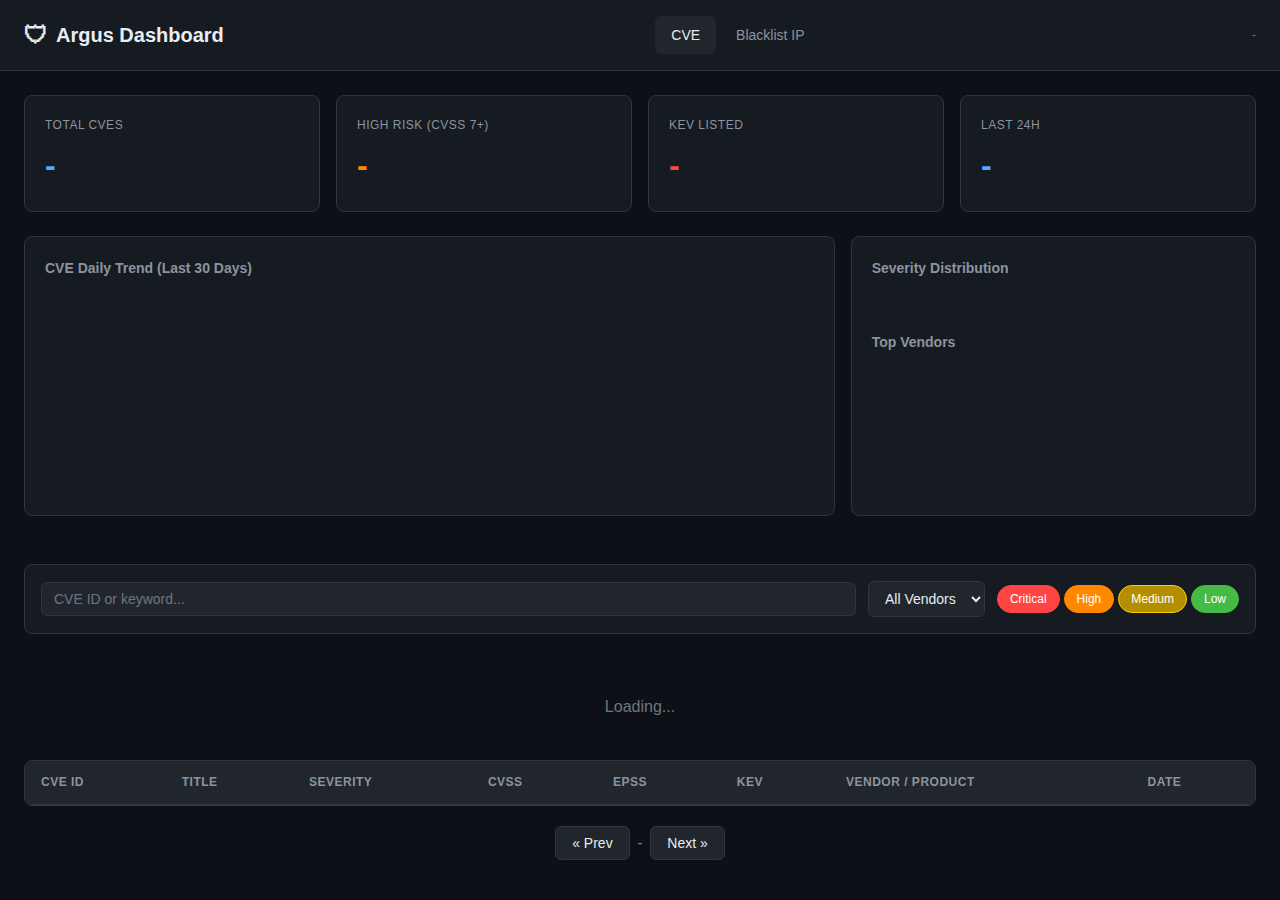
<file: docs/index.html>
<!DOCTYPE html>
<html lang="ko">
<head>
  <meta charset="UTF-8">
  <meta http-equiv="refresh" content="0; url=cve.html">
  <title>Argus Dashboard</title>
</head>
<body>
  <p>Redirecting to <a href="cve.html">CVE Dashboard</a>...</p>
</body>
</html>
</file>
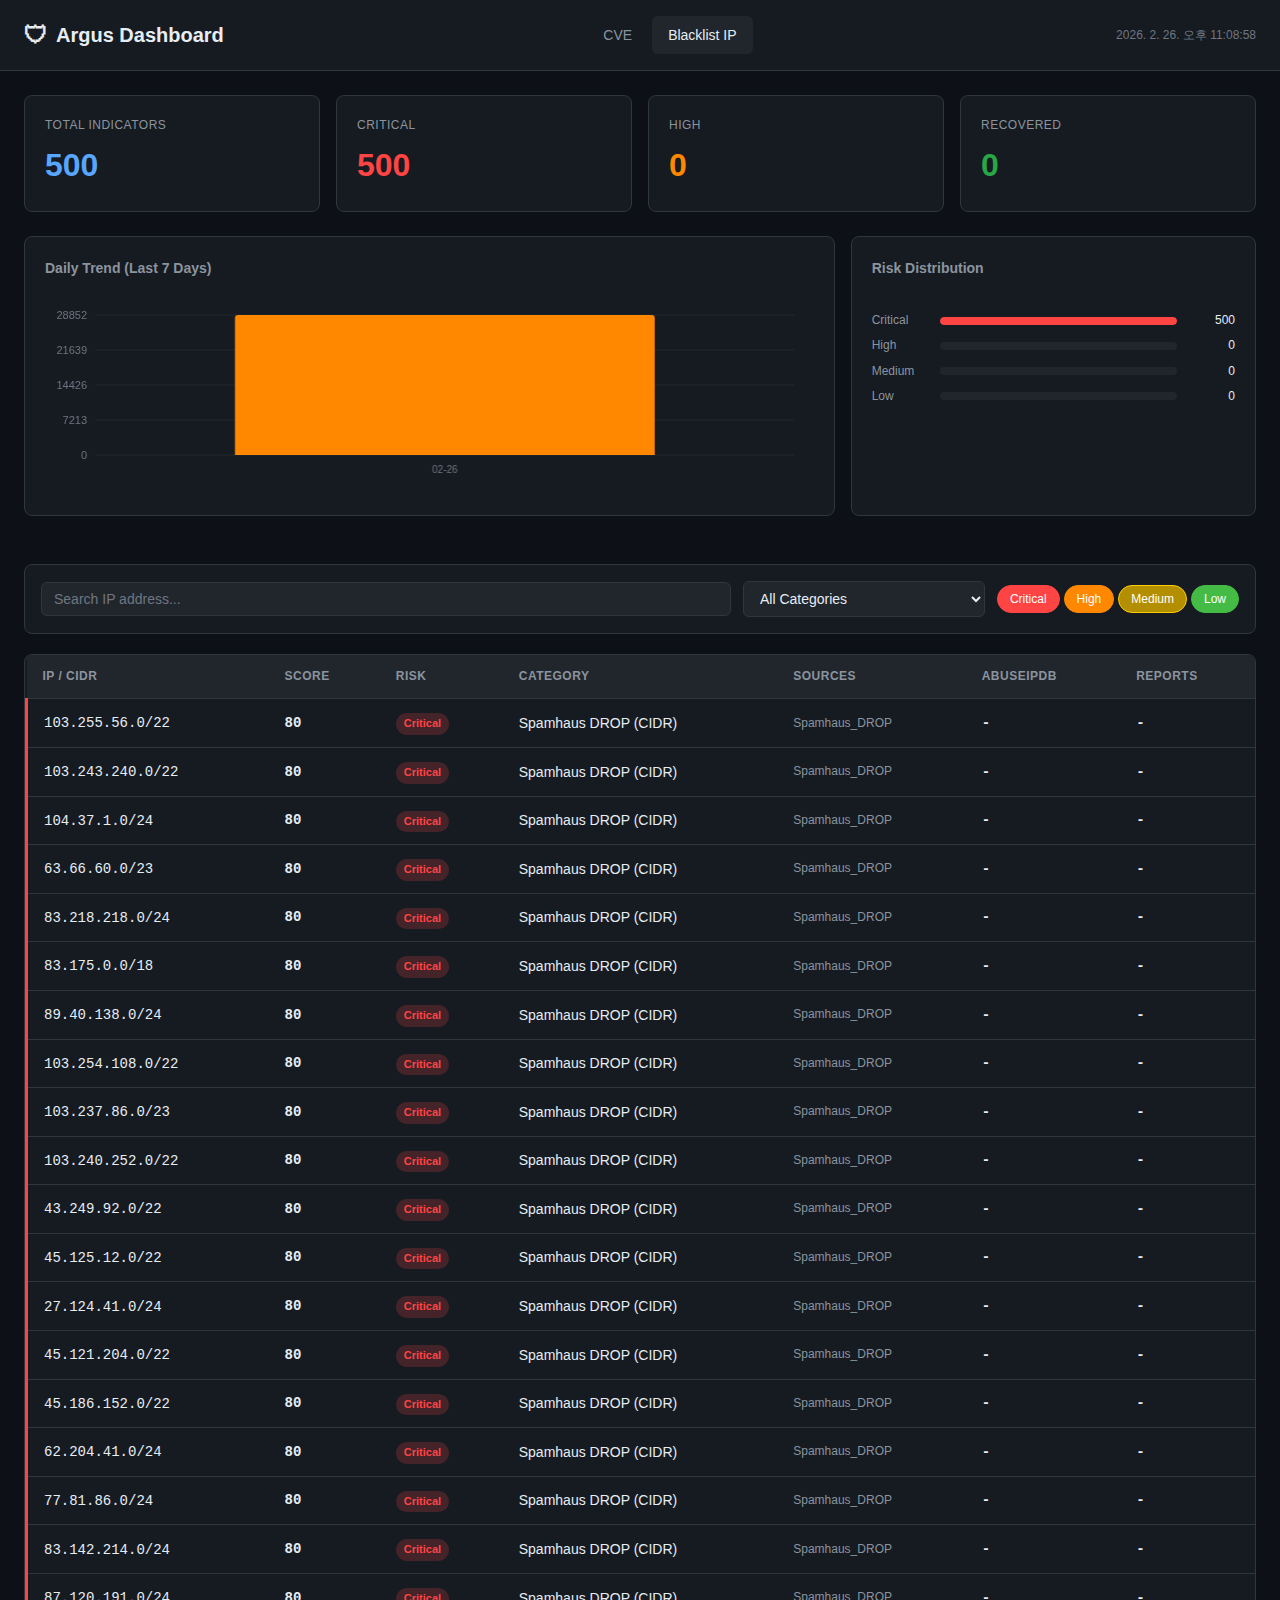
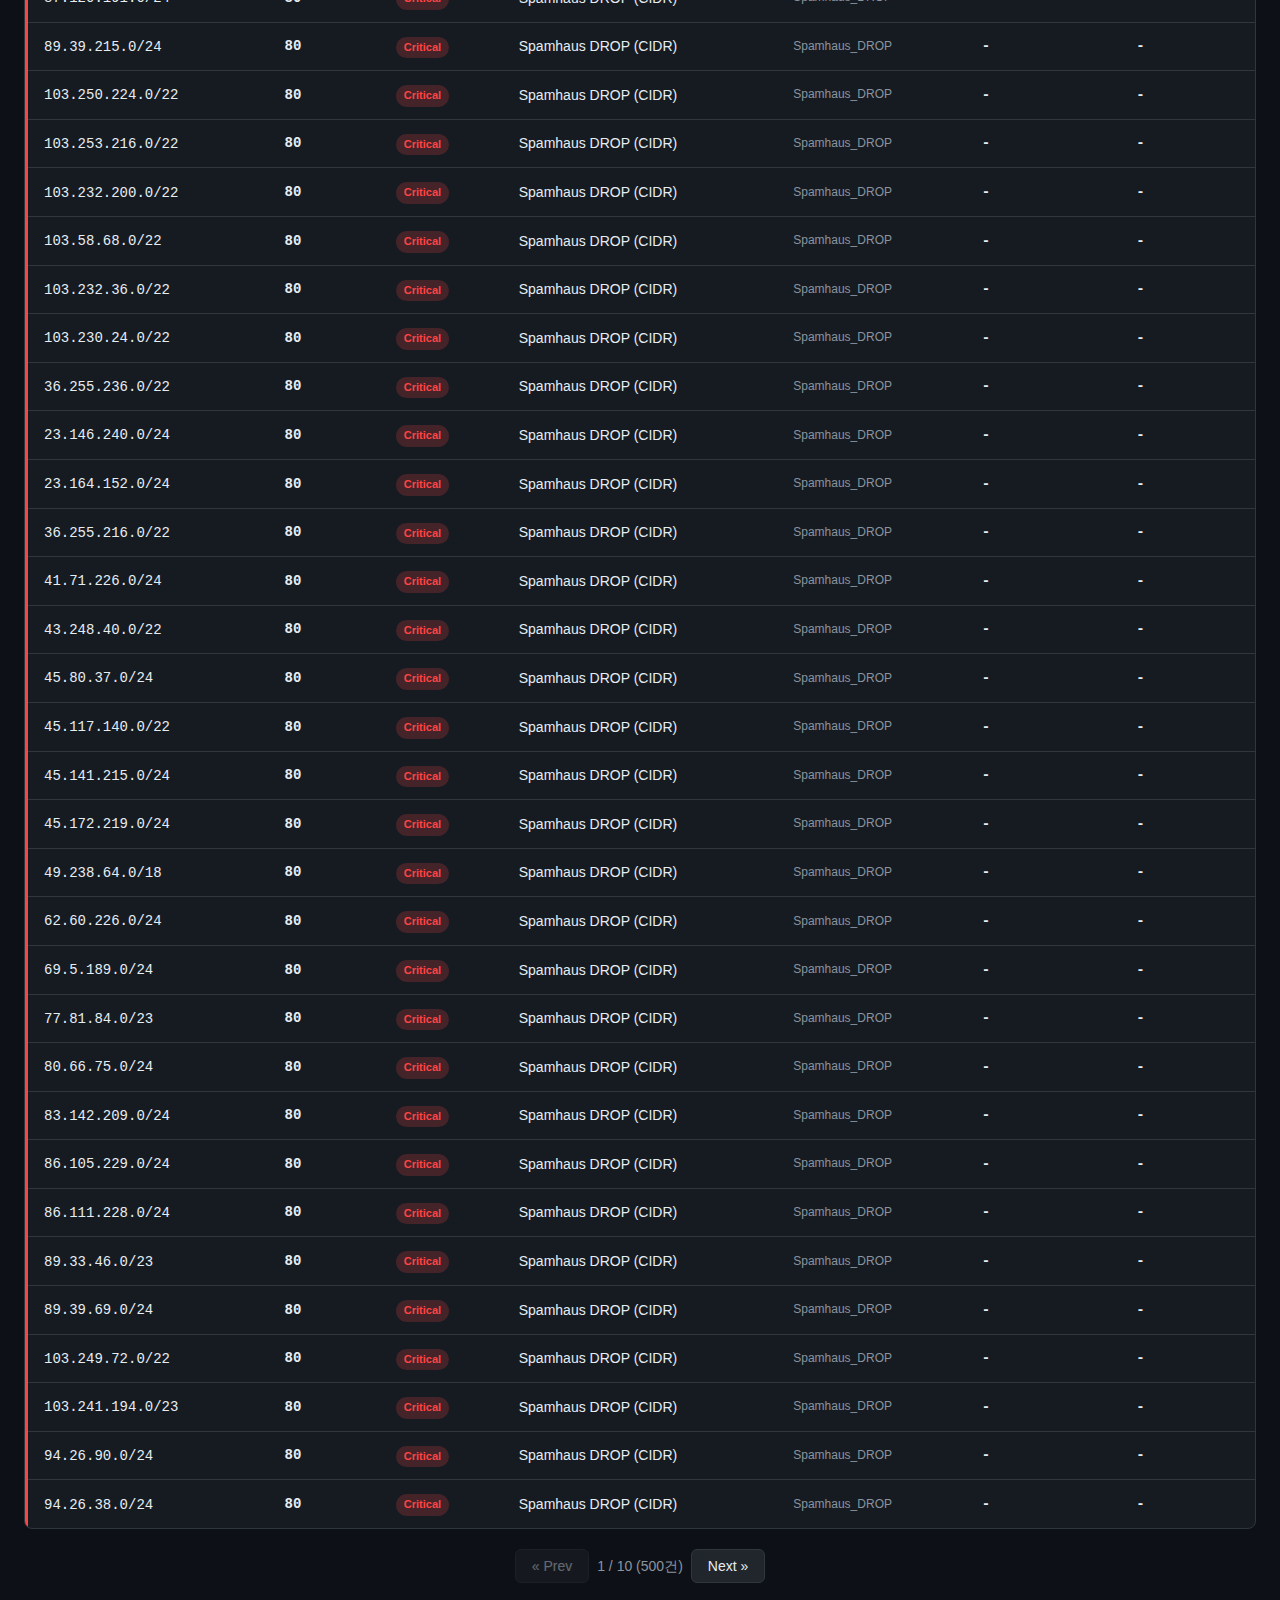
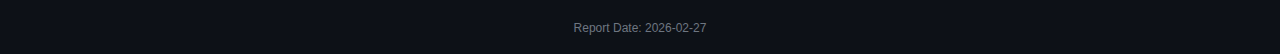
<file: docs/blacklist.html>
<!DOCTYPE html>
<html lang="ko">
<head>
  <meta charset="UTF-8">
  <meta name="viewport" content="width=device-width, initial-scale=1.0">
  <title>Argus - Blacklist IP Dashboard</title>
  <link rel="stylesheet" href="css/style.css">
</head>
<body>
  <!-- Header -->
  <header class="header">
    <div class="container header-inner">
      <a href="index.html" class="logo">
        <span class="logo-icon">&#128737;</span>
        <span>Argus Dashboard</span>
      </a>
      <nav class="nav">
        <a href="index.html">CVE</a>
        <a href="blacklist.html" class="active">Blacklist IP</a>
      </nav>
      <span class="updated-at" id="updated-time">-</span>
    </div>
  </header>

  <main class="container">
    <!-- Stat Cards -->
    <div class="stat-cards">
      <div class="stat-card">
        <div class="label">Total Indicators</div>
        <div class="value info" id="stat-total">-</div>
      </div>
      <div class="stat-card">
        <div class="label">Critical</div>
        <div class="value critical" id="stat-critical">-</div>
      </div>
      <div class="stat-card">
        <div class="label">High</div>
        <div class="value high" id="stat-high">-</div>
      </div>
      <div class="stat-card">
        <div class="label">Recovered</div>
        <div class="value" style="color:var(--success, #28A745)" id="stat-recovered">-</div>
      </div>
    </div>

    <!-- Charts Row -->
    <div style="display:grid;grid-template-columns:2fr 1fr;gap:16px;margin-bottom:24px;">
      <div class="chart-section">
        <h3>Daily Trend (Last 7 Days)</h3>
        <div class="chart-container">
          <canvas id="trend-chart"></canvas>
        </div>
      </div>
      <div class="chart-section">
        <h3>Risk Distribution</h3>
        <div id="risk-dist" style="padding-top:16px;"></div>
      </div>
    </div>

    <!-- Filter Bar -->
    <div class="filter-bar">
      <input type="text" class="search-input" id="search-input" placeholder="Search IP address...">
      <select class="filter-select" id="category-filter">
        <option value="">All Categories</option>
      </select>
      <div class="severity-filters">
        <button class="severity-btn active" data-severity="Critical">Critical</button>
        <button class="severity-btn active" data-severity="High">High</button>
        <button class="severity-btn active" data-severity="Medium">Medium</button>
        <button class="severity-btn active" data-severity="Low">Low</button>
      </div>
    </div>

    <!-- Loading -->
    <div class="loading" id="loading">Loading...</div>

    <!-- Table -->
    <div class="table-wrapper">
      <table>
        <thead>
          <tr>
            <th onclick="sortBy('indicator')">IP / CIDR</th>
            <th onclick="sortBy('score')">Score</th>
            <th onclick="sortBy('risk')">Risk</th>
            <th>Category</th>
            <th>Sources</th>
            <th>AbuseIPDB</th>
            <th>Reports</th>
          </tr>
        </thead>
        <tbody id="bl-table-body"></tbody>
      </table>
    </div>

    <!-- Pagination -->
    <div class="pagination">
      <button id="prev-btn" onclick="changePage(-1)">&laquo; Prev</button>
      <span class="page-info" id="page-info">-</span>
      <button id="next-btn" onclick="changePage(1)">Next &raquo;</button>
    </div>

    <!-- Recovered IPs Section -->
    <div id="recovered-section" style="display:none;margin-top:32px;">
      <h3 style="color:var(--success, #28A745);margin-bottom:12px;">&#x2705; Recovered IPs (Firewall Review)</h3>
      <p style="color:var(--text-secondary);font-size:13px;margin-bottom:12px;">
        Yesterday high-risk IPs that were removed from feeds or degraded to Medium/Low today.
      </p>
      <div class="table-wrapper">
        <table>
          <thead>
            <tr>
              <th>IP</th>
              <th>Status</th>
              <th>Yesterday</th>
              <th>Today</th>
              <th>Category</th>
            </tr>
          </thead>
          <tbody id="recovered-table-body"></tbody>
        </table>
      </div>
    </div>

    <!-- Report Date -->
    <div style="text-align:center;padding:16px;color:var(--text-muted);font-size:12px;">
      Report Date: <span id="stat-date">-</span>
    </div>
  </main>

  <script src="js/chart.js"></script>
  <script src="js/blacklist-dashboard.js"></script>
</body>
</html>
</file>
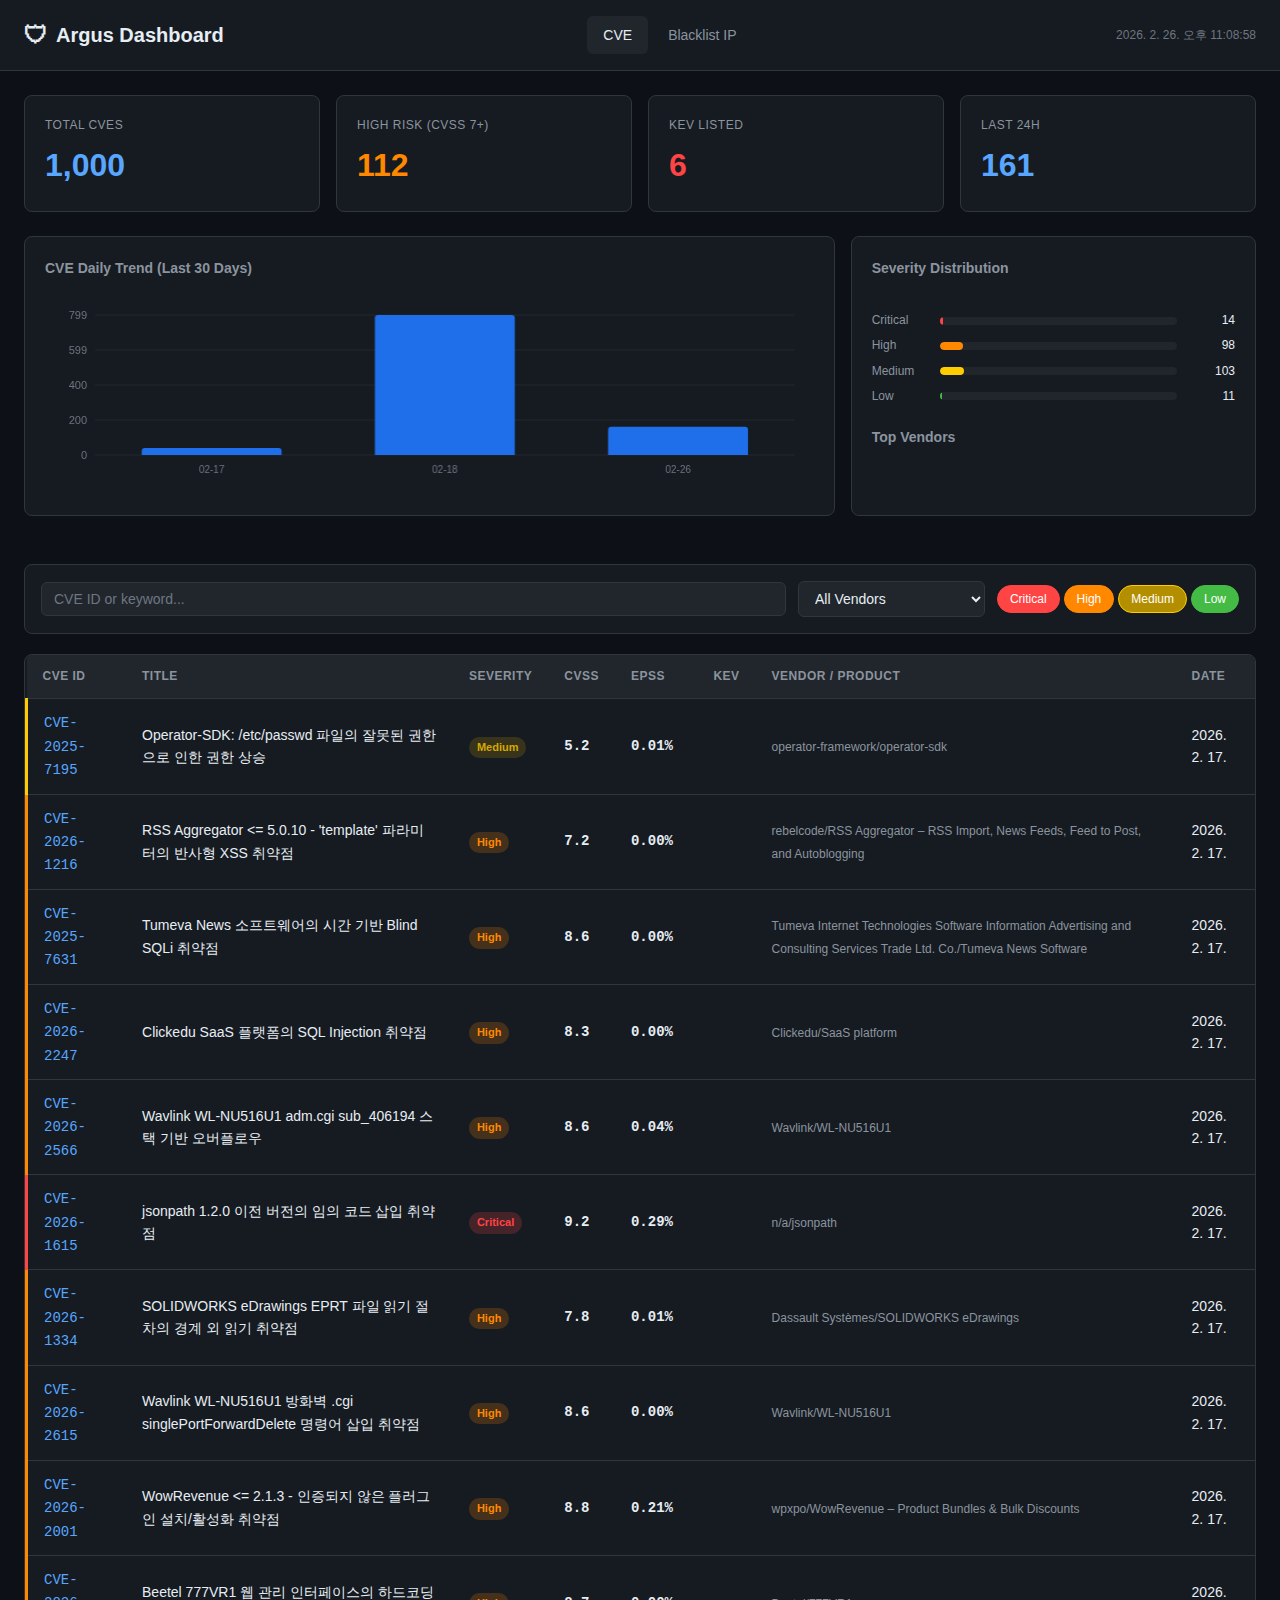
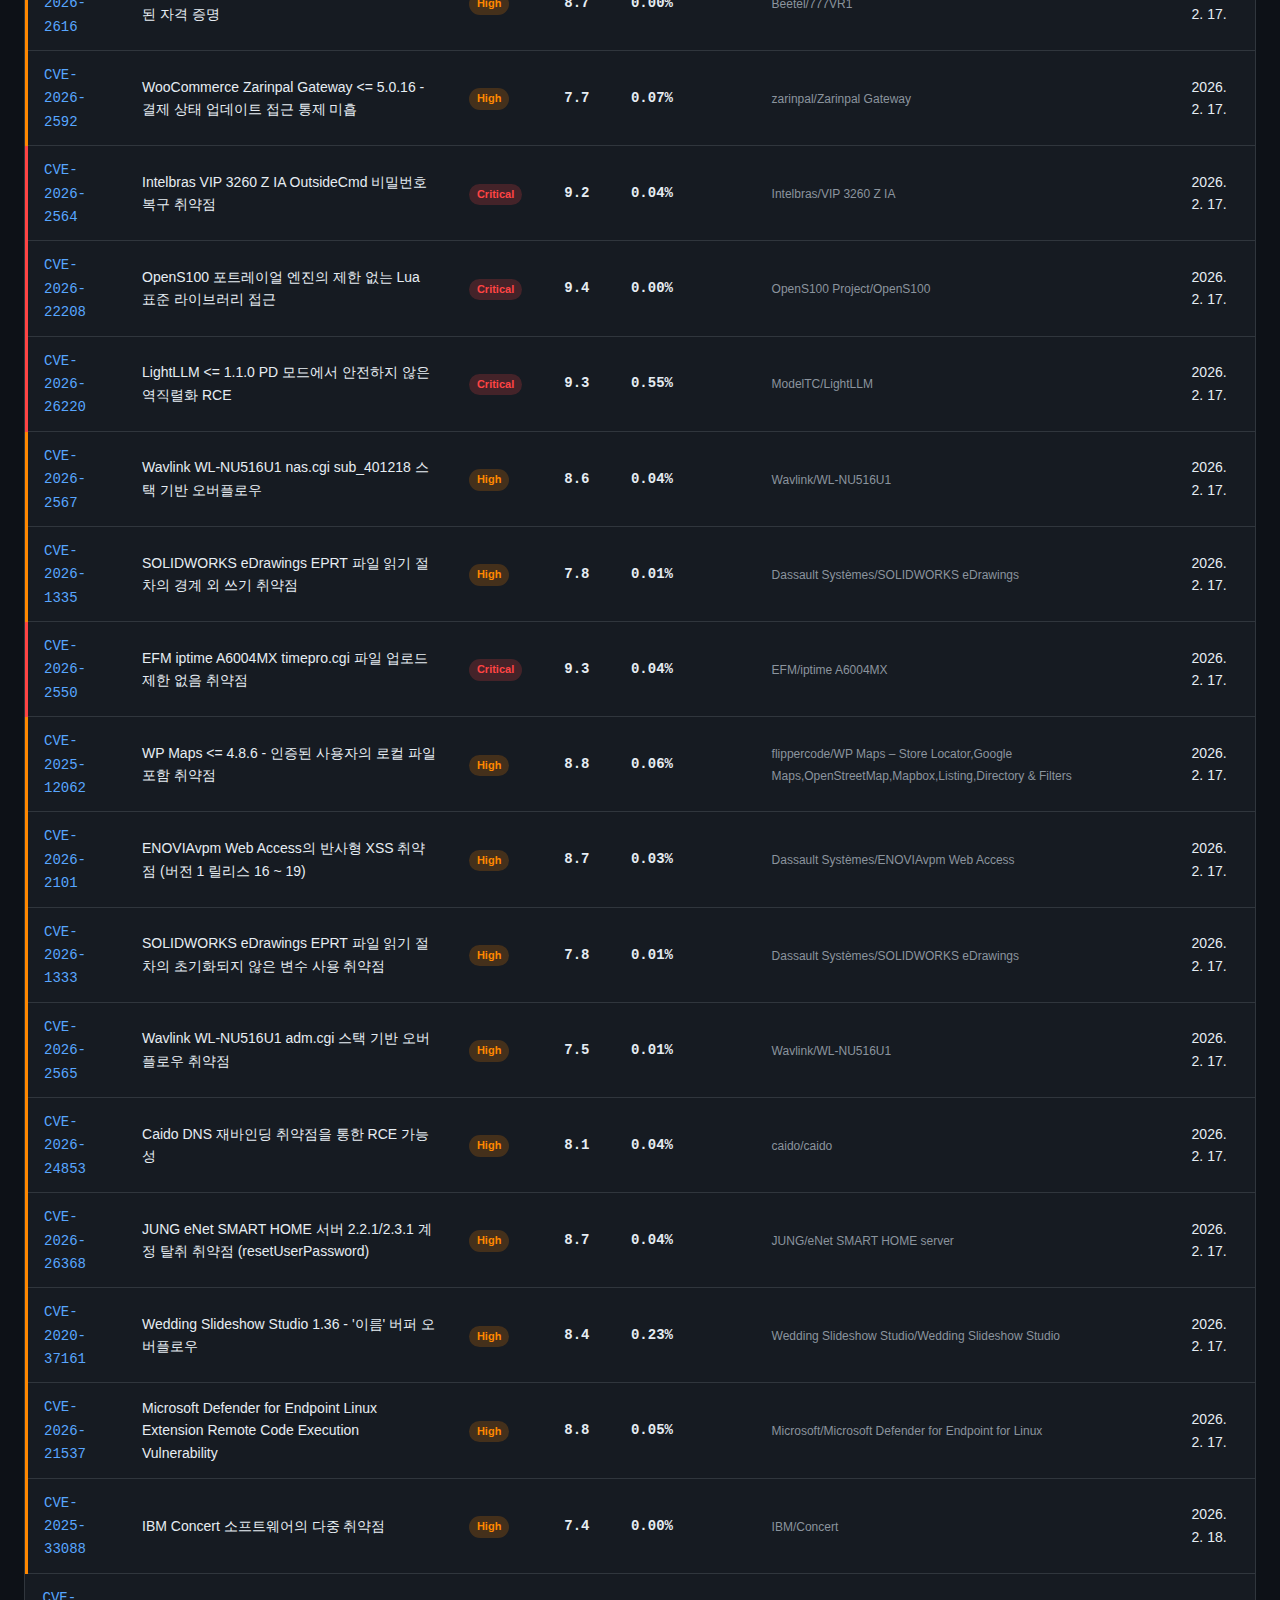
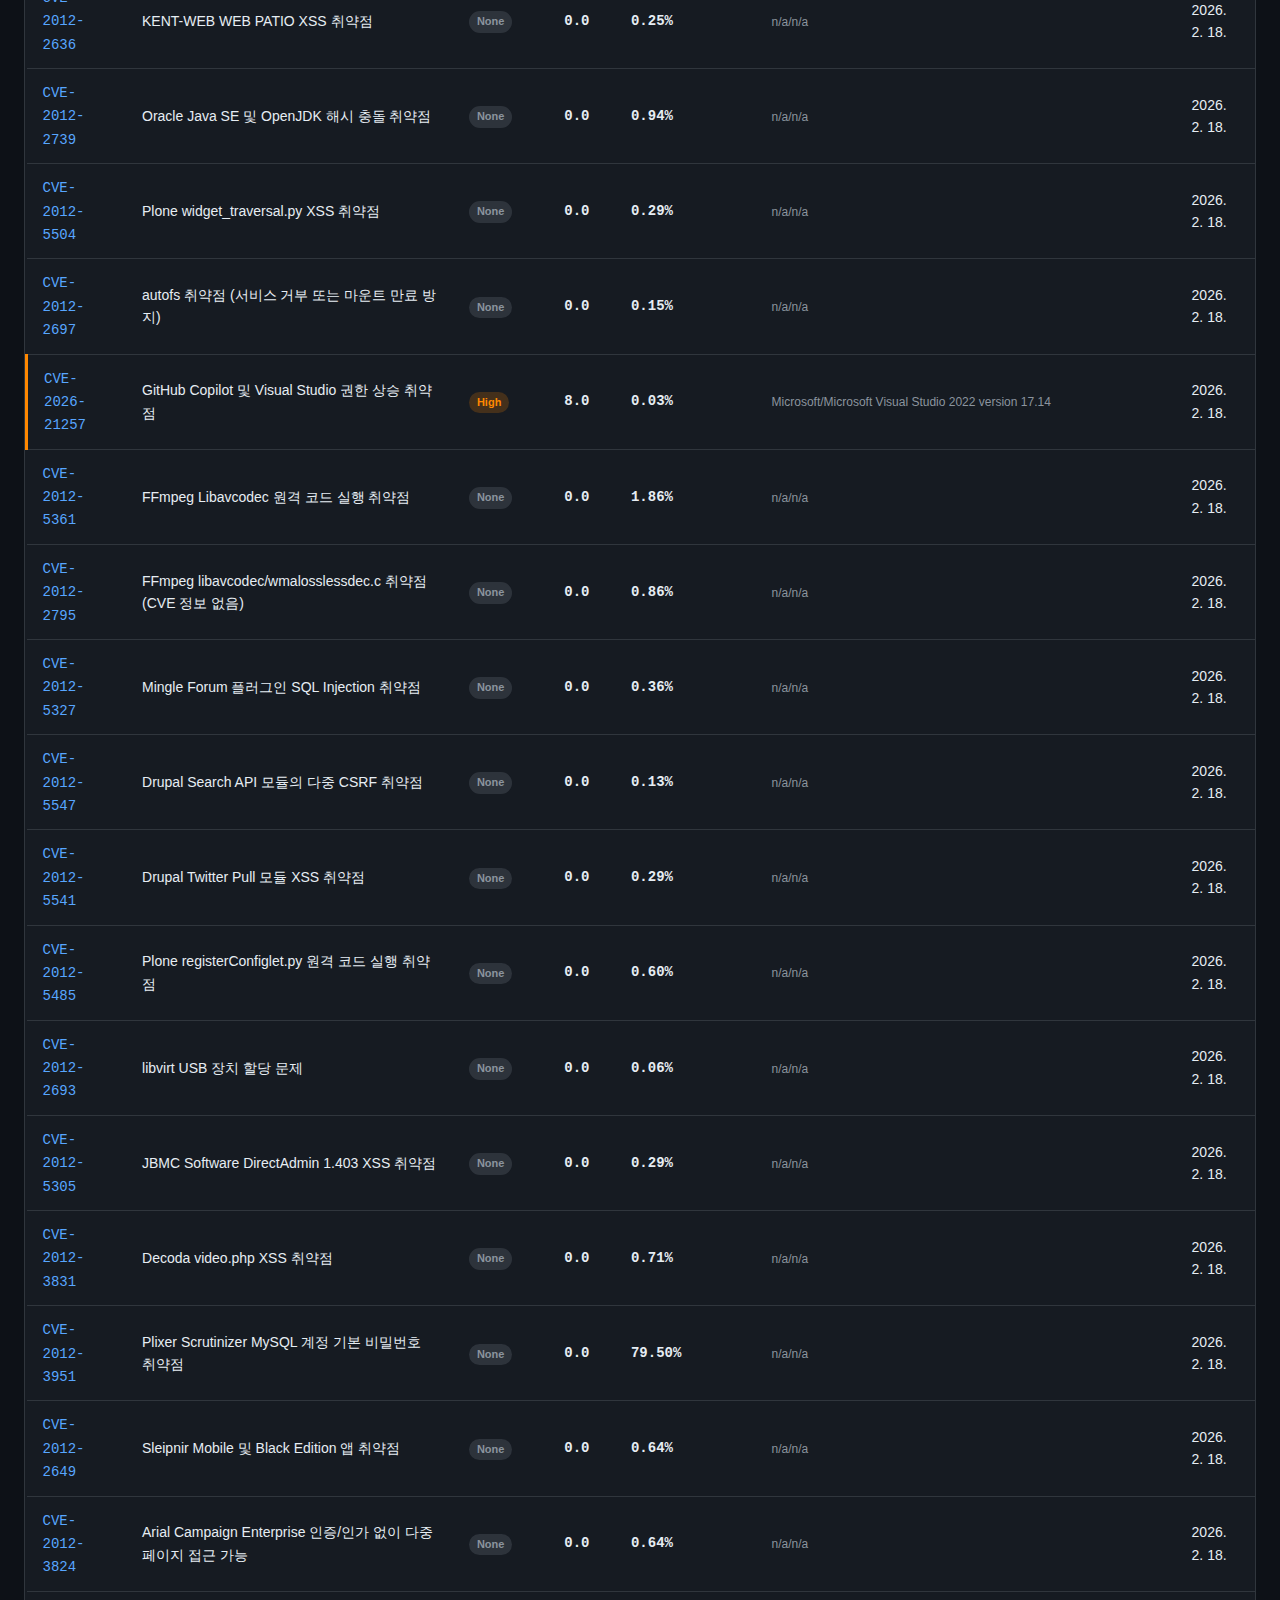
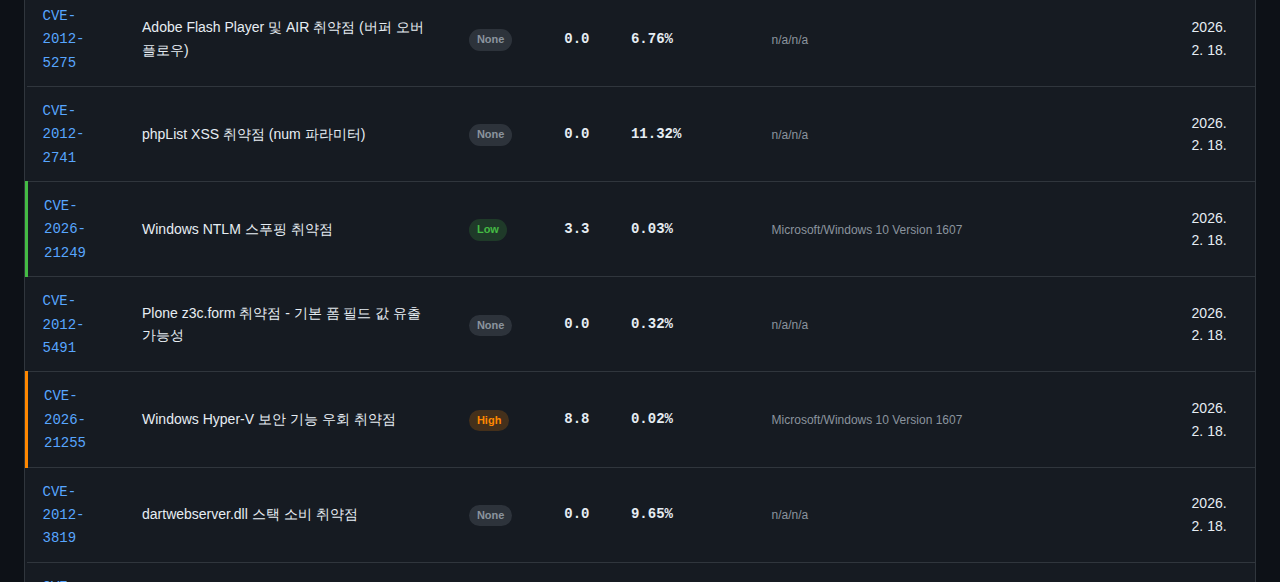
<file: docs/cve.html>
<!DOCTYPE html>
<html lang="ko">
<head>
  <meta charset="UTF-8">
  <meta name="viewport" content="width=device-width, initial-scale=1.0">
  <title>Argus - CVE Dashboard</title>
  <link rel="stylesheet" href="css/style.css">
</head>
<body>
  <!-- Header -->
  <header class="header">
    <div class="container header-inner">
      <a href="cve.html" class="logo">
        <span class="logo-icon">&#128737;</span>
        <span>Argus Dashboard</span>
      </a>
      <nav class="nav">
        <a href="cve.html" class="active">CVE</a>
        <a href="blacklist.html">Blacklist IP</a>
      </nav>
      <span class="updated-at" id="updated-time">-</span>
    </div>
  </header>

  <main class="container">
    <!-- Stat Cards -->
    <div class="stat-cards">
      <div class="stat-card">
        <div class="label">Total CVEs</div>
        <div class="value info" id="stat-total">-</div>
      </div>
      <div class="stat-card">
        <div class="label">High Risk (CVSS 7+)</div>
        <div class="value high" id="stat-high">-</div>
      </div>
      <div class="stat-card">
        <div class="label">KEV Listed</div>
        <div class="value kev" id="stat-kev">-</div>
      </div>
      <div class="stat-card">
        <div class="label">Last 24h</div>
        <div class="value info" id="stat-24h">-</div>
      </div>
    </div>

    <!-- Charts Row -->
    <div style="display:grid;grid-template-columns:2fr 1fr;gap:16px;margin-bottom:24px;">
      <div class="chart-section">
        <h3>CVE Daily Trend (Last 30 Days)</h3>
        <div class="chart-container">
          <canvas id="trend-chart"></canvas>
        </div>
      </div>
      <div class="chart-section">
        <h3>Severity Distribution</h3>
        <div id="severity-dist" style="padding-top:16px;"></div>
        <h3 style="margin-top:20px;">Top Vendors</h3>
        <div id="vendor-dist" style="padding-top:8px;"></div>
      </div>
    </div>

    <!-- Filter Bar -->
    <div class="filter-bar">
      <input type="text" class="search-input" id="search-input" placeholder="CVE ID or keyword...">
      <select class="filter-select" id="vendor-filter">
        <option value="">All Vendors</option>
      </select>
      <div class="severity-filters">
        <button class="severity-btn active" data-severity="Critical">Critical</button>
        <button class="severity-btn active" data-severity="High">High</button>
        <button class="severity-btn active" data-severity="Medium">Medium</button>
        <button class="severity-btn active" data-severity="Low">Low</button>
      </div>
    </div>

    <!-- Loading -->
    <div class="loading" id="loading">Loading...</div>

    <!-- Table -->
    <div class="table-wrapper">
      <table>
        <thead>
          <tr>
            <th onclick="sortBy('id')">CVE ID</th>
            <th>Title</th>
            <th>Severity</th>
            <th onclick="sortBy('cvss')">CVSS</th>
            <th onclick="sortBy('epss')">EPSS</th>
            <th>KEV</th>
            <th>Vendor / Product</th>
            <th onclick="sortBy('date')">Date</th>
          </tr>
        </thead>
        <tbody id="cve-table-body"></tbody>
      </table>
    </div>

    <!-- Pagination -->
    <div class="pagination">
      <button id="prev-btn" onclick="changePage(-1)">&laquo; Prev</button>
      <span class="page-info" id="page-info">-</span>
      <button id="next-btn" onclick="changePage(1)">Next &raquo;</button>
    </div>
  </main>

  <!-- Detail Modal -->
  <div class="modal-overlay" id="modal-overlay">
    <div class="modal">
      <div class="modal-header">
        <h2 id="modal-title">CVE Detail</h2>
        <button class="modal-close" onclick="closeModal()">&times;</button>
      </div>
      <div class="modal-body" id="modal-body"></div>
    </div>
  </div>

  <script src="js/chart.js"></script>
  <script src="js/cve-dashboard.js"></script>
</body>
</html>
</file>
<file: docs/css/style.css>
/* ===== Argus Dashboard - Dark Theme ===== */

:root {
  --bg-primary: #0d1117;
  --bg-secondary: #161b22;
  --bg-tertiary: #21262d;
  --border: #30363d;
  --text-primary: #e6edf3;
  --text-secondary: #8b949e;
  --text-muted: #6e7681;
  --critical: #FF4444;
  --high: #FF8800;
  --medium: #FFCC00;
  --low: #44BB44;
  --info: #58a6ff;
  --accent: #1f6feb;
}

* { margin: 0; padding: 0; box-sizing: border-box; }

body {
  font-family: -apple-system, BlinkMacSystemFont, 'Segoe UI', Helvetica, Arial, sans-serif;
  background: var(--bg-primary);
  color: var(--text-primary);
  line-height: 1.6;
}

/* ===== Layout ===== */
.container { max-width: 1400px; margin: 0 auto; padding: 0 24px; }

/* ===== Header ===== */
.header {
  background: var(--bg-secondary);
  border-bottom: 1px solid var(--border);
  padding: 16px 0;
  position: sticky;
  top: 0;
  z-index: 100;
}

.header-inner {
  display: flex;
  align-items: center;
  justify-content: space-between;
}

.logo {
  font-size: 20px;
  font-weight: 700;
  color: var(--text-primary);
  text-decoration: none;
  display: flex;
  align-items: center;
  gap: 8px;
}

.logo-icon { font-size: 24px; }

.nav { display: flex; gap: 4px; }

.nav a {
  color: var(--text-secondary);
  text-decoration: none;
  padding: 8px 16px;
  border-radius: 6px;
  font-size: 14px;
  font-weight: 500;
  transition: all 0.2s;
}

.nav a:hover, .nav a.active {
  color: var(--text-primary);
  background: var(--bg-tertiary);
}

.updated-at {
  font-size: 12px;
  color: var(--text-muted);
}

/* ===== Stat Cards ===== */
.stat-cards {
  display: grid;
  grid-template-columns: repeat(auto-fit, minmax(200px, 1fr));
  gap: 16px;
  margin: 24px 0;
}

.stat-card {
  background: var(--bg-secondary);
  border: 1px solid var(--border);
  border-radius: 8px;
  padding: 20px;
}

.stat-card .label {
  font-size: 12px;
  color: var(--text-secondary);
  text-transform: uppercase;
  letter-spacing: 0.5px;
  margin-bottom: 4px;
}

.stat-card .value {
  font-size: 32px;
  font-weight: 700;
}

.stat-card .value.critical { color: var(--critical); }
.stat-card .value.high { color: var(--high); }
.stat-card .value.kev { color: var(--critical); }
.stat-card .value.info { color: var(--info); }

/* ===== Chart Section ===== */
.chart-section {
  background: var(--bg-secondary);
  border: 1px solid var(--border);
  border-radius: 8px;
  padding: 20px;
  margin-bottom: 24px;
}

.chart-section h3 {
  font-size: 14px;
  color: var(--text-secondary);
  margin-bottom: 16px;
}

.chart-container {
  position: relative;
  height: 200px;
}

/* ===== Filter Bar ===== */
.filter-bar {
  display: flex;
  gap: 12px;
  flex-wrap: wrap;
  align-items: center;
  margin-bottom: 20px;
  padding: 16px;
  background: var(--bg-secondary);
  border: 1px solid var(--border);
  border-radius: 8px;
}

.search-input {
  flex: 1;
  min-width: 200px;
  padding: 8px 12px;
  background: var(--bg-tertiary);
  border: 1px solid var(--border);
  border-radius: 6px;
  color: var(--text-primary);
  font-size: 14px;
  outline: none;
}

.search-input:focus { border-color: var(--accent); }
.search-input::placeholder { color: var(--text-muted); }

.filter-select {
  padding: 8px 12px;
  background: var(--bg-tertiary);
  border: 1px solid var(--border);
  border-radius: 6px;
  color: var(--text-primary);
  font-size: 14px;
  cursor: pointer;
  outline: none;
}

.severity-filters { display: flex; gap: 4px; }

.severity-btn {
  padding: 6px 12px;
  border: 1px solid var(--border);
  border-radius: 16px;
  background: transparent;
  color: var(--text-secondary);
  font-size: 12px;
  cursor: pointer;
  transition: all 0.2s;
}

.severity-btn.active { color: #fff; }
.severity-btn.active[data-severity="Critical"] { background: var(--critical); border-color: var(--critical); }
.severity-btn.active[data-severity="High"] { background: var(--high); border-color: var(--high); }
.severity-btn.active[data-severity="Medium"] { background: #b38f00; border-color: var(--medium); }
.severity-btn.active[data-severity="Low"] { background: var(--low); border-color: var(--low); }

/* ===== Table ===== */
.table-wrapper {
  background: var(--bg-secondary);
  border: 1px solid var(--border);
  border-radius: 8px;
  overflow: hidden;
}

table {
  width: 100%;
  border-collapse: collapse;
}

thead th {
  background: var(--bg-tertiary);
  padding: 12px 16px;
  text-align: left;
  font-size: 12px;
  font-weight: 600;
  color: var(--text-secondary);
  text-transform: uppercase;
  letter-spacing: 0.5px;
  border-bottom: 1px solid var(--border);
  cursor: pointer;
  user-select: none;
}

thead th:hover { color: var(--text-primary); }

tbody tr {
  border-bottom: 1px solid var(--border);
  transition: background 0.15s;
  cursor: pointer;
}

tbody tr:hover { background: var(--bg-tertiary); }
tbody tr:last-child { border-bottom: none; }

tbody td {
  padding: 12px 16px;
  font-size: 14px;
}

/* Severity indicator */
.severity-bar {
  width: 4px;
  height: 100%;
  position: absolute;
  left: 0;
  top: 0;
}

tr[data-severity="Critical"] { border-left: 3px solid var(--critical); }
tr[data-severity="High"] { border-left: 3px solid var(--high); }
tr[data-severity="Medium"] { border-left: 3px solid var(--medium); }
tr[data-severity="Low"] { border-left: 3px solid var(--low); }

.badge {
  display: inline-block;
  padding: 2px 8px;
  border-radius: 12px;
  font-size: 11px;
  font-weight: 600;
}

.badge-critical { background: rgba(255,68,68,0.2); color: var(--critical); }
.badge-high { background: rgba(255,136,0,0.2); color: var(--high); }
.badge-medium { background: rgba(255,204,0,0.15); color: #d4a800; }
.badge-low { background: rgba(68,187,68,0.2); color: var(--low); }
.badge-kev { background: rgba(255,68,68,0.3); color: #ff6666; }
.badge-none { background: rgba(139,148,158,0.2); color: var(--text-secondary); }

.cve-id {
  font-family: 'SFMono-Regular', Consolas, monospace;
  color: var(--info);
  font-weight: 500;
}

.vendor-product {
  font-size: 12px;
  color: var(--text-secondary);
}

.score-cell { font-weight: 600; font-family: monospace; }

/* ===== Modal ===== */
.modal-overlay {
  display: none;
  position: fixed;
  inset: 0;
  background: rgba(0,0,0,0.6);
  z-index: 200;
  justify-content: center;
  align-items: flex-start;
  padding: 40px 20px;
  overflow-y: auto;
}

.modal-overlay.active { display: flex; }

.modal {
  background: var(--bg-secondary);
  border: 1px solid var(--border);
  border-radius: 12px;
  max-width: 800px;
  width: 100%;
  max-height: 85vh;
  overflow-y: auto;
}

.modal-header {
  display: flex;
  justify-content: space-between;
  align-items: center;
  padding: 20px 24px;
  border-bottom: 1px solid var(--border);
}

.modal-header h2 { font-size: 18px; }

.modal-close {
  background: none;
  border: none;
  color: var(--text-secondary);
  font-size: 24px;
  cursor: pointer;
  padding: 4px 8px;
}

.modal-close:hover { color: var(--text-primary); }

.modal-body { padding: 24px; }

.modal-body .detail-row {
  display: flex;
  gap: 16px;
  margin-bottom: 12px;
}

.modal-body .detail-label {
  font-size: 12px;
  color: var(--text-muted);
  min-width: 80px;
  text-transform: uppercase;
}

.modal-body .detail-value { font-size: 14px; }

.report-link {
  display: inline-block;
  margin-top: 16px;
  padding: 10px 20px;
  background: var(--accent);
  color: #fff;
  text-decoration: none;
  border-radius: 6px;
  font-size: 14px;
  font-weight: 500;
}

.report-link:hover { background: #388bfd; }

/* ===== Pagination ===== */
.pagination {
  display: flex;
  justify-content: center;
  align-items: center;
  gap: 8px;
  padding: 20px;
}

.pagination button {
  padding: 8px 16px;
  background: var(--bg-tertiary);
  border: 1px solid var(--border);
  border-radius: 6px;
  color: var(--text-primary);
  font-size: 14px;
  cursor: pointer;
}

.pagination button:hover { border-color: var(--accent); }
.pagination button:disabled { opacity: 0.4; cursor: default; }
.pagination .page-info { font-size: 14px; color: var(--text-secondary); }

/* ===== Empty State ===== */
.empty-state {
  text-align: center;
  padding: 60px 20px;
  color: var(--text-muted);
}

.empty-state .icon { font-size: 48px; margin-bottom: 12px; }
.empty-state p { font-size: 16px; }

/* ===== Loading ===== */
.loading {
  text-align: center;
  padding: 40px;
  color: var(--text-muted);
}

/* ===== Responsive ===== */
@media (max-width: 768px) {
  .container { padding: 0 12px; }
  .header-inner { flex-wrap: wrap; gap: 8px; }
  .stat-cards { grid-template-columns: repeat(2, 1fr); gap: 8px; }
  .stat-card .value { font-size: 24px; }
  .filter-bar { flex-direction: column; }
  .search-input { min-width: unset; width: 100%; }
  .severity-filters { width: 100%; justify-content: center; }
  .table-wrapper { overflow-x: auto; }
  table { min-width: 700px; }
  .modal { margin: 10px; }
}
</file>
